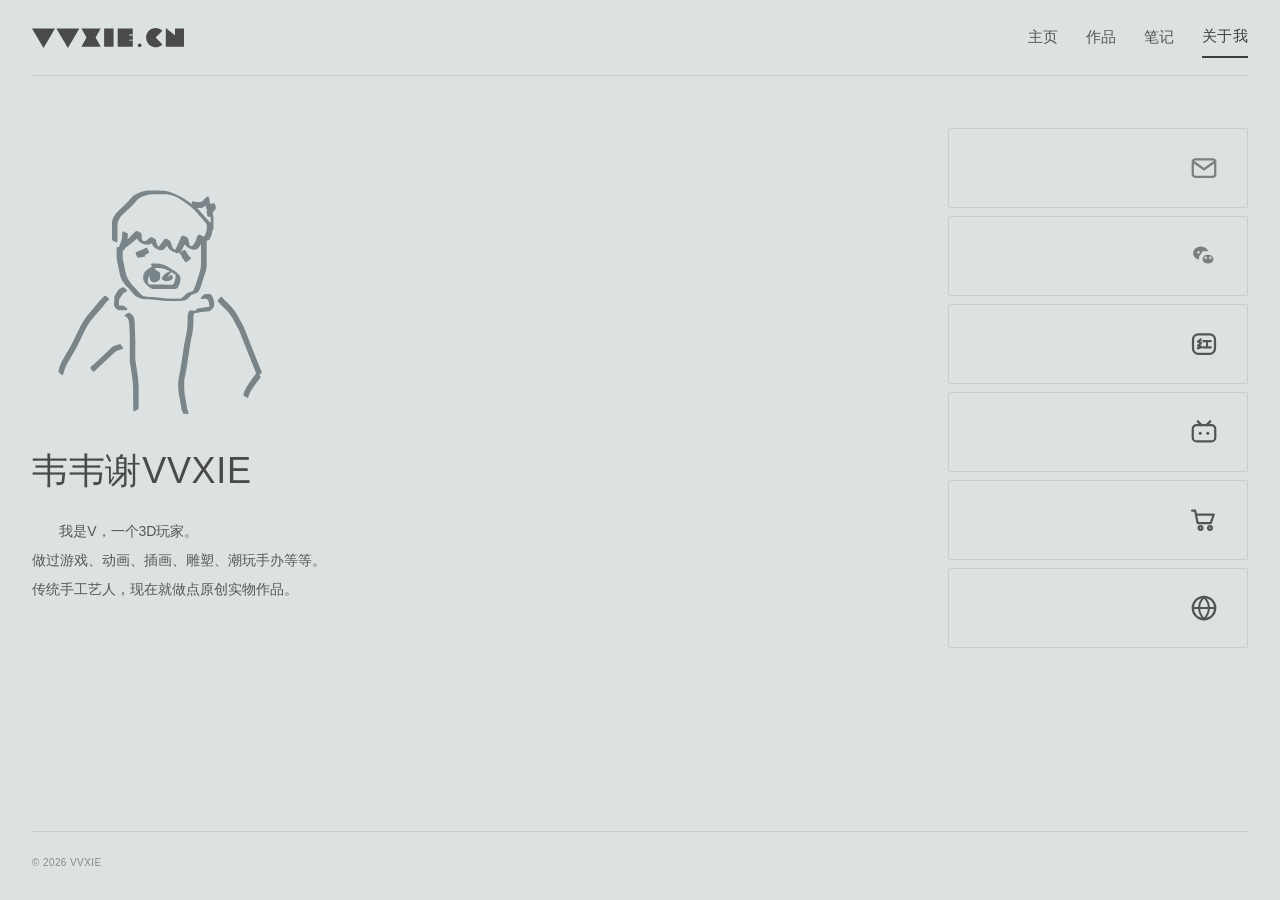
<file: about.html>
<!DOCTYPE html>
<html lang="zh-CN">
<head>
<meta charset="UTF-8">
<meta name="viewport" content="width=device-width, initial-scale=1.0">
<title>关于我 — VVXIE ART</title>
<link rel="stylesheet" href="assets/style.css">
<link rel="icon" type="image/svg+xml" href="assets/favicon.svg">

<!-- 进场遮罩就绪前先把正文藏起来，避免手机上先闪一下内容；
     由 app.js 的 releaseContent() 在遮罩出现后立刻放开。
     noscript / app.js 没跑起来时，下面的兜底样式保证内容仍然可见。 -->
<script>
(function(){
  document.documentElement.className += ' intro-pending';

  /* app.js 若没接管（没加载/报错），1.2 秒后自动放开，绝不白屏；
     已经接管的话（遮罩在播）保留滚动锁，由它自己结束时解除 */
  setTimeout(function(){
    var el = document.documentElement;
    if (el.classList.contains('intro-pending')) el.classList.remove('intro-pending');
  }, 1200);
})();
</script>
<noscript><style>html.intro-pending{overflow:auto}html.intro-pending body{visibility:visible!important}</style></noscript>

</head>
<body data-page="about">
<header class="topbar wrap">
  <div class="topbar-inner">
    <a class="wordmark" href="index.html" aria-label="VVXIE.CN"><img src="assets/logo-mark.svg" alt="VVXIE.CN"></a>
  </div>
  <nav class="nav">
    <a href="index.html" data-page="home">主页</a>
    <a href="works.html" data-page="works">作品</a>
    <a href="notes.html" data-page="notes">笔记</a>
    <a href="about.html" data-page="about">关于我</a>
<!--    <a href="https://f.kdocs.cn/g/XrgaN9mY/" target="_blank" rel="noopener">留言</a> -->
  </nav>
</header>

<main class="wrap">
  <svg width="0" height="0" style="position:absolute" aria-hidden="true" focusable="false"><defs>
    <symbol id="i-link" viewBox="0 0 24 24"><path d="M10.5 13.5a4.5 4.5 0 0 0 6.4 0l2.6-2.6a4.5 4.5 0 0 0-6.4-6.4l-1.3 1.3" fill="none" stroke="currentColor" stroke-width="1.8" stroke-linecap="round"/><path d="M13.5 10.5a4.5 4.5 0 0 0-6.4 0l-2.6 2.6a4.5 4.5 0 0 0 6.4 6.4l1.3-1.3" fill="none" stroke="currentColor" stroke-width="1.8" stroke-linecap="round"/></symbol>
    <symbol id="i-mail" viewBox="0 0 24 24"><rect x="3" y="5" width="18" height="14" rx="2" fill="none" stroke="currentColor" stroke-width="1.8"/><path d="M3.5 7l8.5 6 8.5-6" fill="none" stroke="currentColor" stroke-width="1.8" stroke-linecap="round"/></symbol>
    <symbol id="i-github" viewBox="0 0 24 24"><path fill="currentColor" d="M12 .6a11.4 11.4 0 0 0-3.6 22.2c.6.1.8-.2.8-.6v-2c-3.2.7-3.9-1.4-3.9-1.4-.5-1.4-1.3-1.7-1.3-1.7-1-.7.1-.7.1-.7 1.2.1 1.8 1.2 1.8 1.2 1 1.8 2.7 1.3 3.4 1 .1-.8.4-1.3.7-1.6-2.6-.3-5.3-1.3-5.3-5.8 0-1.3.5-2.3 1.2-3.1-.1-.3-.5-1.5.1-3.1 0 0 1-.3 3.2 1.2a10.9 10.9 0 0 1 5.8 0c2.2-1.5 3.2-1.2 3.2-1.2.6 1.6.2 2.8.1 3.1.8.8 1.2 1.8 1.2 3.1 0 4.5-2.7 5.5-5.3 5.8.4.4.8 1.1.8 2.2v3.2c0 .4.2.7.8.6A11.4 11.4 0 0 0 12 .6z"/></symbol>
    <symbol id="i-x" viewBox="0 0 24 24"><path fill="currentColor" d="M17.6 3h3.2l-7 8 7.5 10h-5.9l-4.6-6.1L5.5 21H2.3l7.3-8.3L2.2 3h6l4.3 5.7L17.6 3z"/></symbol>
    <symbol id="i-weibo" viewBox="0 0 24 24"><ellipse cx="10" cy="15" rx="7.2" ry="5.4" fill="none" stroke="currentColor" stroke-width="1.8"/><ellipse cx="10" cy="15" rx="2.4" ry="1.8" fill="currentColor"/><path d="M16.5 4.5c2.6 0 4.6 1.9 4.6 4.4" fill="none" stroke="currentColor" stroke-width="1.8" stroke-linecap="round"/><path d="M16.3 8c1.1 0 2 .8 2 1.9" fill="none" stroke="currentColor" stroke-width="1.8" stroke-linecap="round"/></symbol>
    <symbol id="i-bilibili" viewBox="0 0 24 24"><rect x="3" y="6.5" width="18" height="13" rx="3" fill="none" stroke="currentColor" stroke-width="1.8"/><path d="M7 3.5l3 3M17 3.5l-3 3" fill="none" stroke="currentColor" stroke-width="1.8" stroke-linecap="round"/><circle cx="9" cy="13" r="1.2" fill="currentColor"/><circle cx="15" cy="13" r="1.2" fill="currentColor"/></symbol>
    <symbol id="i-instagram" viewBox="0 0 24 24"><rect x="3.5" y="3.5" width="17" height="17" rx="5" fill="none" stroke="currentColor" stroke-width="1.8"/><circle cx="12" cy="12" r="4" fill="none" stroke="currentColor" stroke-width="1.8"/><circle cx="17.2" cy="6.9" r="1.2" fill="currentColor"/></symbol>
    <symbol id="i-wechat" viewBox="0 0 24 24"><mask id="wx-gap"><rect x="0" y="0" width="24" height="24" fill="#fff"/><ellipse cx="15.2" cy="14.5" rx="5.9" ry="5.1" fill="none" stroke="#000" stroke-width="3"/><ellipse cx="7.6" cy="8.9" rx=".95" ry="1" fill="#000"/><ellipse cx="11.4" cy="8.9" rx=".95" ry="1" fill="#000"/><ellipse cx="13.3" cy="13.4" rx=".95" ry="1" fill="#000"/><ellipse cx="17.1" cy="13.4" rx=".95" ry="1" fill="#000"/></mask><g mask="url(#wx-gap)"><ellipse cx="9.5" cy="9.8" rx="6.2" ry="5.4" fill="currentColor"/><ellipse cx="15.2" cy="14.5" rx="5.9" ry="5.1" fill="currentColor"/></g></symbol>
    <symbol id="i-xhs" viewBox="0 0 24 24"><rect x="3.2" y="4.2" width="17.6" height="15.6" rx="4.2" fill="none" stroke="currentColor" stroke-width="1.8"/><path d="M9.5 8.3 7.2 10.1 9.5 10.8M9.5 11.5 7.2 13.3 9.5 14M7 15.5l3-1" fill="none" stroke="currentColor" stroke-width="1.7" stroke-linecap="round" stroke-linejoin="round"/><path d="M11.4 9.7h6M14.4 9.7v5M11.4 14.7h6" fill="none" stroke="currentColor" stroke-width="1.7" stroke-linecap="round"/></symbol>
    <symbol id="i-pixiv" viewBox="0 0 24 24"><circle cx="12" cy="12" r="9.2" fill="none" stroke="currentColor" stroke-width="1.2"/><path d="M7 18V7.4h5.4c2 0 3.3 1 3.3 2.6 0 2.5-3.2 3.1-5 3.1" fill="none" stroke="currentColor" stroke-width="1.8" stroke-linecap="round"/><path d="M13.6 13.1L17 18" fill="none" stroke="currentColor" stroke-width="1.8" stroke-linecap="round"/></symbol>
    <symbol id="i-behance" viewBox="0 0 24 24"><path d="M3.5 7h4.6c1.7 0 2.7.8 2.7 2.1 0 1-.5 1.6-1.4 2 1.1.3 1.8 1.1 1.8 2.3 0 1.6-1.2 2.6-3.2 2.6H3.5V7z" fill="none" stroke="currentColor" stroke-width="1.8" stroke-linejoin="round"/><path d="M13.5 13.2h7c0-2.3-1.3-3.7-3.4-3.7-2 0-3.6 1.5-3.6 3.7 0 2.1 1.4 3.5 3.6 3.5 1.5 0 2.6-.6 3.1-1.7" fill="none" stroke="currentColor" stroke-width="1.8" stroke-linecap="round"/><path d="M15 7.2h4" fill="none" stroke="currentColor" stroke-width="1.8" stroke-linecap="round"/></symbol>
    <symbol id="i-mailchimp" viewBox="0 0 24 24"><path d="M4.5 11.5L3 13.2l2.1.7M19.5 11.5L21 13.2l-2.1.7" fill="none" stroke="currentColor" stroke-width="1.6" stroke-linecap="round" stroke-linejoin="round"/><ellipse cx="12" cy="12.5" rx="6.5" ry="5.5" fill="none" stroke="currentColor" stroke-width="1.8"/><circle cx="9.6" cy="11.4" r="1.1" fill="currentColor"/><circle cx="14.4" cy="11.4" r="1.1" fill="currentColor"/></symbol>
    <symbol id="i-web" viewBox="0 0 24 24"><circle cx="12" cy="12" r="9" fill="none" stroke="currentColor" stroke-width="1.8"/><path d="M3.2 12h17.6" fill="none" stroke="currentColor" stroke-width="1.6"/><path d="M12 3.2c2.6 2.6 3.9 5.6 3.9 8.8S14.6 18.2 12 20.8C9.4 18.2 8.1 15.2 8.1 12S9.4 5.8 12 3.2z" fill="none" stroke="currentColor" stroke-width="1.6"/></symbol>
    <symbol id="i-play" viewBox="0 0 24 24"><rect x="3" y="5.5" width="18" height="13" rx="4" fill="none" stroke="currentColor" stroke-width="1.8"/><path d="M11 9.5l4 2.5-4 2.5z" fill="currentColor"/></symbol>
    <symbol id="i-shopping" viewBox="0 0 24 24"><path d="M2.5 4.5h2.4l2 10h10.5l2.4-6.9H6.6" fill="none" stroke="currentColor" stroke-width="1.8" stroke-linecap="round" stroke-linejoin="round"/><circle cx="9.2" cy="18.4" r="1.5" fill="none" stroke="currentColor" stroke-width="1.8"/><circle cx="16.8" cy="18.4" r="1.5" fill="none" stroke="currentColor" stroke-width="1.8"/></symbol>
    <symbol id="i-music" viewBox="0 0 24 24"><path d="M9 18V6.5l9-2v11" fill="none" stroke="currentColor" stroke-width="1.8" stroke-linecap="round" stroke-linejoin="round"/><circle cx="6.8" cy="18" r="2.3" fill="none" stroke="currentColor" stroke-width="1.8"/><circle cx="15.8" cy="15.5" r="2.3" fill="none" stroke="currentColor" stroke-width="1.8"/></symbol>
    <symbol id="i-download" viewBox="0 0 24 24"><path d="M12 3.5v11" fill="none" stroke="currentColor" stroke-width="1.8" stroke-linecap="round"/><path d="M7.5 10.5L12 15l4.5-4.5" fill="none" stroke="currentColor" stroke-width="1.8" stroke-linecap="round" stroke-linejoin="round"/><path d="M4.5 19.5h15" fill="none" stroke="currentColor" stroke-width="1.8" stroke-linecap="round"/></symbol>
    <symbol id="i-star" viewBox="0 0 24 24"><path d="M12 3.5l2.9 5.9 6.5.9-4.7 4.6 1.1 6.5-5.8-3.1-5.8 3.1 1.1-6.5L3.2 10.3l6.5-.9z" fill="none" stroke="currentColor" stroke-width="1.8" stroke-linejoin="round"/></symbol>
  </defs></svg>
  <div id="about-body">
    <div class="loading">正在载入…</div>
  </div>
</main>

<footer class="footer wrap">
  <span>© <span id="year"></span> VVXIE</span>
</footer>
<script src="assets/app.js"></script>
</body>
</html>
</file>
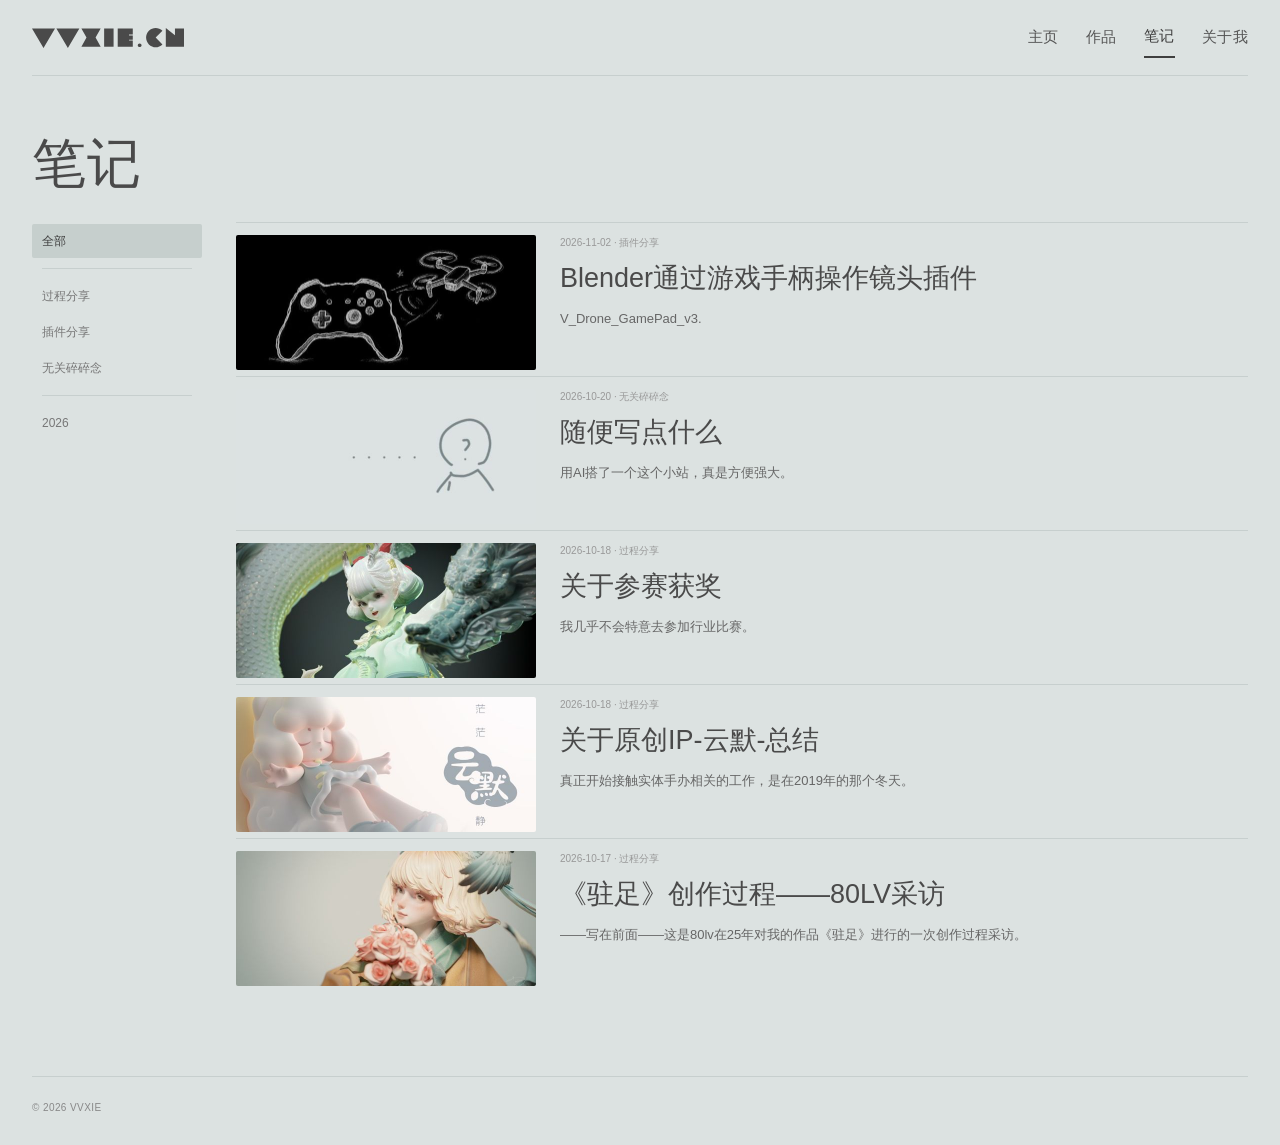
<file: notes.html>
<!DOCTYPE html>
<html lang="zh-CN">
<head>
<meta charset="UTF-8">
<meta name="viewport" content="width=device-width, initial-scale=1.0">
<title>笔记 — VVXIE ART</title>
<link rel="stylesheet" href="assets/style.css">
<link rel="icon" type="image/svg+xml" href="assets/favicon.svg">

<!-- 进场遮罩就绪前先把正文藏起来，避免手机上先闪一下内容；
     由 app.js 的 releaseContent() 在遮罩出现后立刻放开。
     noscript / app.js 没跑起来时，下面的兜底样式保证内容仍然可见。 -->
<script>
(function(){
  document.documentElement.className += ' intro-pending';

  /* app.js 若没接管（没加载/报错），1.2 秒后自动放开，绝不白屏；
     已经接管的话（遮罩在播）保留滚动锁，由它自己结束时解除 */
  setTimeout(function(){
    var el = document.documentElement;
    if (el.classList.contains('intro-pending')) el.classList.remove('intro-pending');
  }, 1200);
})();
</script>
<noscript><style>html.intro-pending{overflow:auto}html.intro-pending body{visibility:visible!important}</style></noscript>

</head>
<body data-page="notes">
<header class="topbar wrap">
  <div class="topbar-inner">
    <a class="wordmark" href="index.html" aria-label="VVXIE.CN"><img src="assets/logo-mark.svg" alt="VVXIE.CN"></a>
  </div>
  <nav class="nav">
    <a href="index.html" data-page="home">主页</a>
    <a href="works.html" data-page="works">作品</a>
    <a href="notes.html" data-page="notes">笔记</a>
    <a href="about.html" data-page="about">关于我</a>
<!--    <a href="https://f.kdocs.cn/g/XrgaN9mY/" target="_blank" rel="noopener">留言</a>   -->
  </nav>
</header>

<main class="wrap">
  <div class="page-intro">
    <div>
      <h1>笔记</h1>
    </div>
  </div>
  <div class="works-layout">
    <aside class="filters" id="note-filters"></aside>
    <div>
      <div class="note-grid" id="notes-grid">
        <div class="loading">正在载入笔记…</div>
      </div>
      <div class="empty hidden" id="notes-empty">这个分类下还没有笔记。</div>
    </div>
  </div>
</main>

<footer class="footer wrap">
  <span>© <span id="year"></span> VVXIE</span>
</footer>
<script src="assets/app.js"></script>
</body>
</html>
</file>
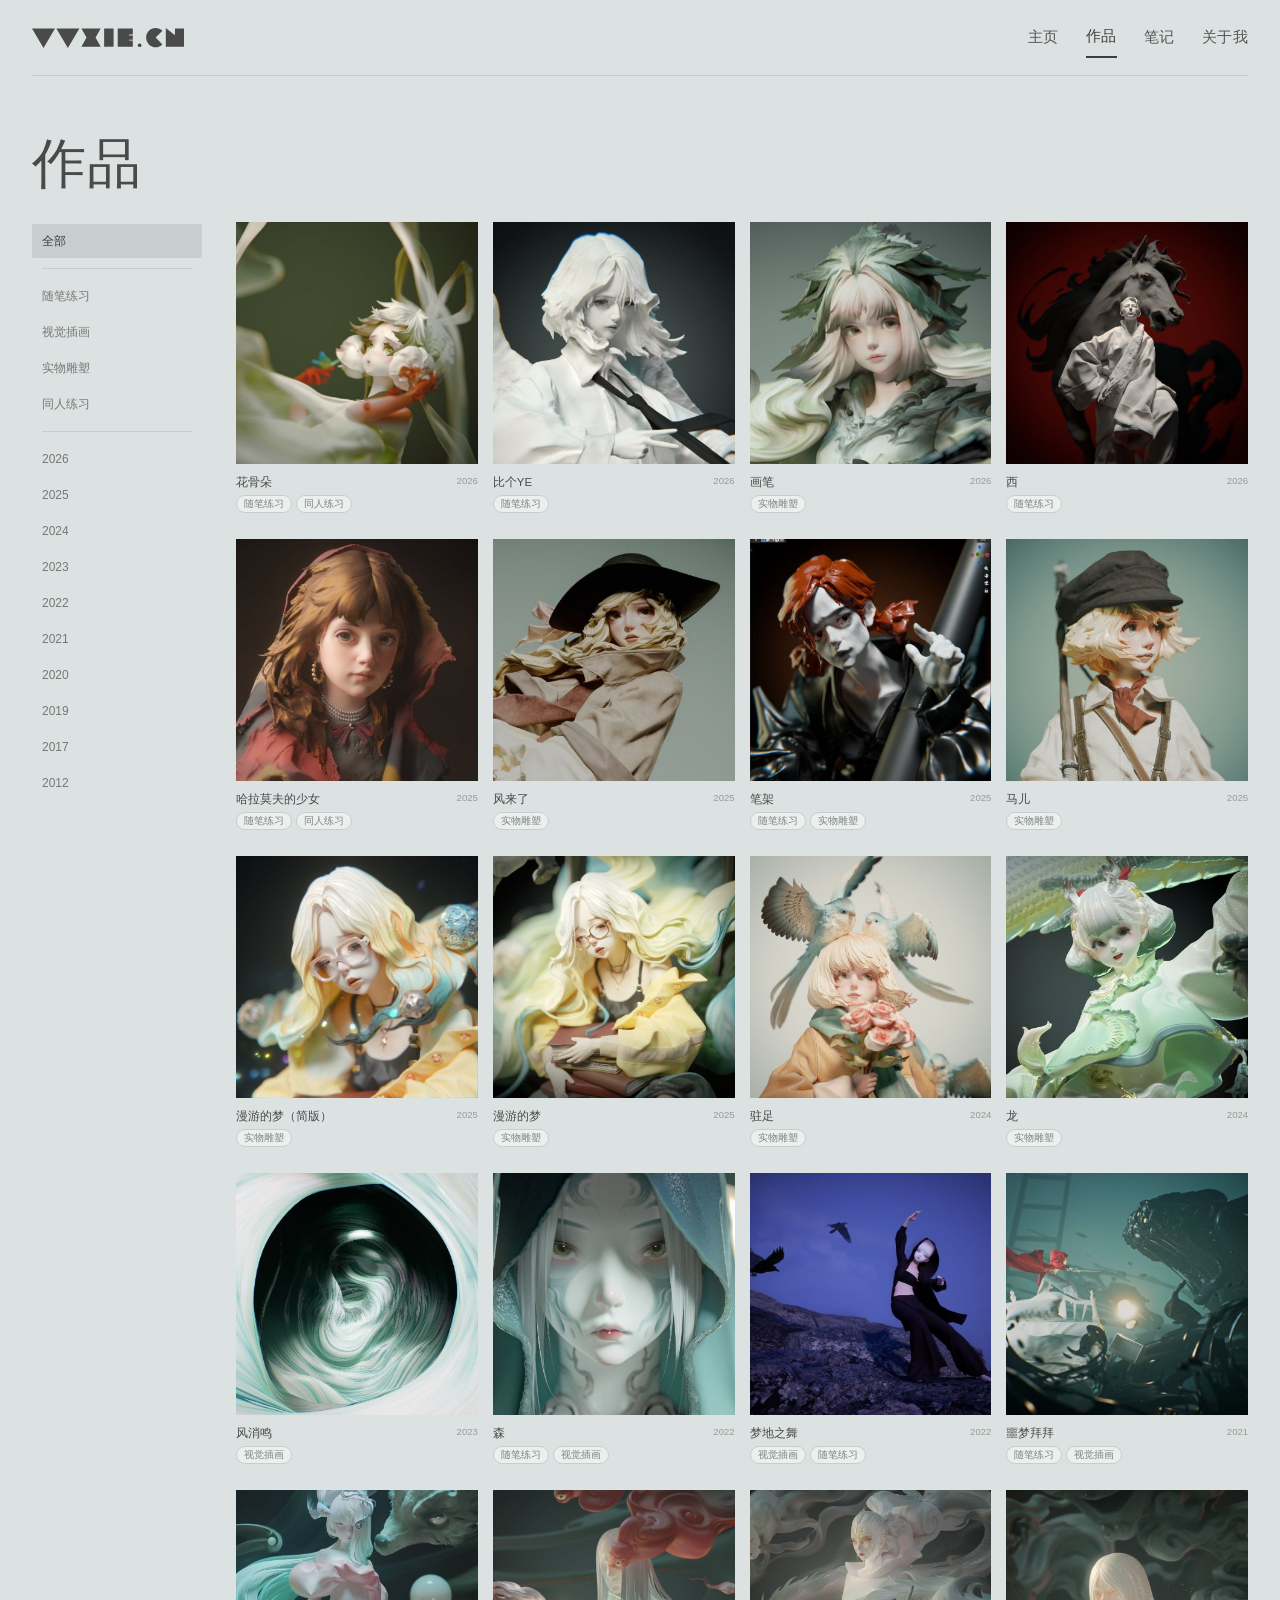
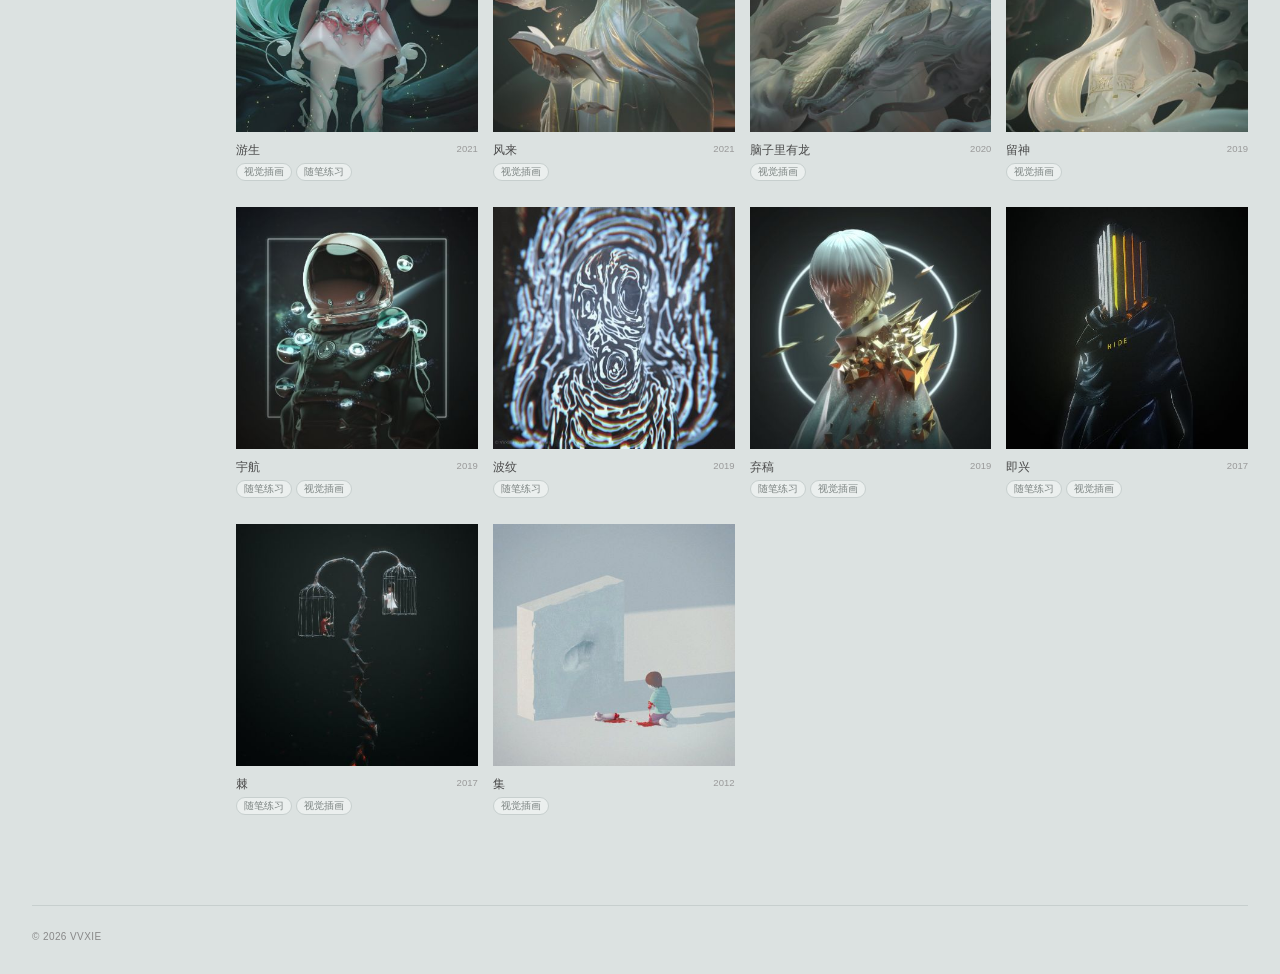
<file: works.html>
<!DOCTYPE html>
<html lang="zh-CN">
<head>
<meta charset="UTF-8">
<meta name="viewport" content="width=device-width, initial-scale=1.0">
<title>作品 — VVXIE ART</title>
<link rel="stylesheet" href="assets/style.css">
<link rel="icon" type="image/svg+xml" href="assets/favicon.svg">

<!-- 进场遮罩就绪前先把正文藏起来，避免手机上先闪一下内容；
     由 app.js 的 releaseContent() 在遮罩出现后立刻放开。
     noscript / app.js 没跑起来时，下面的兜底样式保证内容仍然可见。 -->
<script>
(function(){
  document.documentElement.className += ' intro-pending';

  /* app.js 若没接管（没加载/报错），1.2 秒后自动放开，绝不白屏；
     已经接管的话（遮罩在播）保留滚动锁，由它自己结束时解除 */
  setTimeout(function(){
    var el = document.documentElement;
    if (el.classList.contains('intro-pending')) el.classList.remove('intro-pending');
  }, 1200);
})();
</script>
<noscript><style>html.intro-pending{overflow:auto}html.intro-pending body{visibility:visible!important}</style></noscript>

</head>
<body data-page="works">
<header class="topbar wrap">
  <div class="topbar-inner">
    <a class="wordmark" href="index.html" aria-label="VVXIE.CN"><img src="assets/logo-mark.svg" alt="VVXIE.CN"></a>
  </div>
  <nav class="nav">
    <a href="index.html" data-page="home">主页</a>
    <a href="works.html" data-page="works">作品</a>
    <a href="notes.html" data-page="notes">笔记</a>
    <a href="about.html" data-page="about">关于我</a>
<!--    <a href="https://f.kdocs.cn/g/XrgaN9mY/" target="_blank" rel="noopener">留言</a> -->
  </nav>
</header>

<main class="wrap">
  <div class="page-intro">
    <div>
      <h1>作品</h1>
    </div>
  </div>

  <div class="works-layout">
    <aside class="filters" id="filters"></aside>
    <div>
      <div class="work-grid" id="works-grid">
        <div class="loading">正在载入作品…</div>
      </div>
      <div class="empty hidden" id="works-empty">这个分类下还没有作品。</div>
    </div>
  </div>
</main>

<footer class="footer wrap">
  <span>© <span id="year"></span> VVXIE</span>
</footer>
<script src="assets/app.js"></script>
</body>
</html>
</file>
<file: assets/style.css>
/* VVXIE.CN 字标用 SVG（assets/logo.svg / logo-mark.svg），不再依赖字体文件 */
:root{
  --bg:#dce2e1;--ink:#4a4a4a;--muted:#777;--line:#c7cfce;--soft:#d0d7d6;
  /* 全站统一黑体：Windows 微软雅黑 / macOS 苹方 · 冬青黑 · 黑体 / Linux Noto */
  --heiti:"Microsoft YaHei","PingFang SC","Hiragino Sans GB","Heiti SC","SimHei","Noto Sans SC","Source Han Sans SC","WenQuanYi Micro Hei",Arial,sans-serif;
  /* 细黑：标题用 300 字重（Windows 会取到「微软雅黑 Light」） */
  --heiti-light:"Microsoft YaHei Light","Microsoft YaHei UI Light","Microsoft YaHei","PingFang SC","Hiragino Sans GB","Heiti SC","Noto Sans SC","Source Han Sans SC",Arial,sans-serif;
  --logo:var(--heiti);
  --serif:var(--heiti);
  --sans:var(--heiti);
}
*{box-sizing:border-box}
.hidden{display:none!important}
html{scroll-behavior:smooth}
body{margin:0;background:var(--bg);color:var(--ink);font-family:var(--sans);font-size:14px;line-height:1.5;
  display:flex;flex-direction:column;min-height:100vh;min-height:100svh}
main.wrap{flex:1 0 auto;margin:0 auto;width:min(1380px,calc(100% - 64px))}
button,input,textarea,select{font:inherit}
button{cursor:pointer}
a{color:inherit;text-decoration:none}
img{max-width:100%}
.wrap{width:min(1380px,calc(100% - 64px));margin:auto}

/* ---------- header ---------- */
.topbar{height:76px;display:flex;align-items:center;justify-content:space-between;border-bottom:1px solid var(--line);position:relative;z-index:5;background:var(--bg)}
.wordmark{display:block;line-height:0}
.wordmark img{display:block;height:20px;width:auto}   /* 20px ≈ 原 26px 字号的字高 */
.nav{display:flex;gap:27px;align-items:center}
.nav a,.nav button{border:0;background:none;padding:8px 0;color:#555;font-size:15px;font-weight:400;letter-spacing:.03em}
.nav a:hover,.nav a.active{color:#3f3f3f}
.nav a.active{border-bottom:2px solid #3f3f3f}
.mobile-menu{display:none;border:1px solid var(--line);background:var(--bg);padding:7px 11px;font-size:11px;letter-spacing:.08em}
@media(max-width:520px){
  .topbar{height:auto;min-height:60px;display:flex;align-items:center;justify-content:space-between;
    padding:14px 0;gap:14px}
  .topbar-inner{display:flex;align-items:center}
  .wordmark img{height:14px}
  /* 菜单始终显示，不做二级菜单 */
  .nav{display:flex;flex-wrap:nowrap;gap:9px;margin:0}
  .nav a,.nav button{font-size:13.5px;padding:6px 0;white-space:nowrap}
}

/* 超小屏：顶栏放不下五个菜单时，让菜单折到第二行 */
@media(max-width:369px){
  .topbar{flex-wrap:wrap;gap:6px;padding:10px 0}
  .wordmark img{height:12.5px}
  .nav a,.nav button{font-size:12.5px}
  .nav{width:100%;justify-content:space-between;gap:0}
}


/* ---------- page shell ---------- */
.page{padding-bottom:20px}
.page-intro{padding:52px 0 32px;display:flex;justify-content:space-between;align-items:flex-end;gap:25px}
.page-intro h1{font:300 clamp(32px,5vw,54px)/1 var(--heiti-light);margin:8px 0 0;letter-spacing:.01em}
.page-intro p{color:var(--muted);max-width:420px;font-size:12px;margin:0}
.eyebrow{font-size:10px;letter-spacing:.12em;color:var(--muted);text-transform:uppercase}
.loading{color:var(--muted);padding:40px 0}
.empty{padding:60px 0;color:#888}
.footer{border-top:1px solid var(--line);margin-top:90px;flex:0 0 auto;padding:23px 0 30px;color:#888;font-size:10px;letter-spacing:.04em;display:flex;justify-content:space-between;gap:12px;flex-wrap:wrap}

/* ---------- home feature ---------- */
.hero{padding:10px 0 35px}
.feature{display:grid;grid-template-columns:minmax(120px,auto) minmax(0,1200px);justify-content:space-between;gap:28px;align-items:center}
/* 一件精选都没勾时的占位 */
.feature-empty{grid-column:1/-1;padding:110px 0;text-align:center;color:#8a9291;font-size:13px;letter-spacing:.1em}
.feature-copy{align-self:center;min-width:0;transform:translateY(-200px)}
.feature-copy h1{font:300 clamp(18px,2.25vw,32px)/1.12 var(--heiti-light);margin:0 0 10px;max-width:220px}
.feature-copy p{margin:0;color:#777;font-size:12px;line-height:1.9;max-width:270px}
/* 轮播标题：逐字浮现，不额外延迟；单字 0.9s、每字错开 60ms（比最早那版慢） */
.feature-copy h1 .ch{display:inline-block;animation:chIn .9s cubic-bezier(.2,.72,.28,1) both;animation-delay:calc(var(--i,0) * 60ms)}
/* 描述整行随后跟上 */
.feature-copy p{animation:lineIn .9s cubic-bezier(.2,.72,.28,1) 240ms both}
@keyframes chIn{
  /* 起始不写 0：万一动画没跑，字也是半透明可见，不会整段消失 */
  from{opacity:.15;transform:translateY(.42em);filter:blur(4px)}
  to{opacity:1;transform:none;filter:none}
}
@keyframes lineIn{
  from{opacity:.15;transform:translateY(8px)}
  to{opacity:1;transform:none}
}
/* 安全网：万一动画没能执行（或被打断），1.8 秒后强制显示，绝不留空白 */
.feature-text.chars-done .ch,.feature-text.chars-done p{animation:none!important;opacity:1!important;transform:none!important;filter:none!important}
.feature-text.chars-done{opacity:1!important;transform:none!important}
/* ==========================================================================
   首页轮播 —— 样式分层（对应 app.js 的 buildCarousel / runPage）
   --------------------------------------------------------------------------
   .feature-frame      画框：固定比例 + overflow:hidden，所有图层的定位基准
   .feature-frame img  两个图层：opacity 0→1 淡入（0.9s）+ 极慢推近（7.6s）
     img.on            当前可见的那一层
     img.quick         页内「占位→真图」替换时用的 0.5s 快版
   .skel               占位层：底色 + 三个闪动的点，压在旧图之上、标题之下
     .is-placeholder   画框上带这个类时才显示占位
   .feature-copy       标题块（贴左下角）
     ::before          半透明白底；.cap-play 触发从左展开，.cap-hide 收起
   .feature-text       标题 + 简介；.is-out 时整体隐藏（瞬时，不带过渡）
   ========================================================================== */
.feature-visual{position:relative;min-width:0}
.feature-frame{aspect-ratio:1380/820;max-width:100%;margin:0 auto;position:relative;overflow:hidden;background:var(--soft);cursor:pointer;display:block;isolation:isolate}
/* 画面层：两张图叠着，交叉淡入；推近做得非常慢，几乎察觉不到 */
.feature-frame img{position:absolute;inset:0;width:100%;height:100%;object-fit:cover;display:block;opacity:0;transform:scale(1);
  transition:opacity .9s cubic-bezier(.4,0,.2,1),transform 7.6s cubic-bezier(.22,0,.36,1)}
.feature-frame img.on{opacity:1;transform:scale(1.045)}
/* 标题和一句话简介的淡入由 JS 用 WAAPI 触发，CSS 不保留任何隐藏状态 */
.feature-controls{display:flex;align-items:center;justify-content:space-between;gap:12px;margin-top:14px;min-height:34px;flex-wrap:wrap;min-width:0}
.circle-btn{width:34px;height:34px;flex:0 0 34px;border:1px solid var(--line);background:var(--bg);border-radius:50%;font-size:16px;color:#4a4a4a}
.circle-btn:hover{background:#cfd8d6}
.circle-btn:disabled{opacity:.35;cursor:default}
.feature-dots{display:flex;flex:1 1 auto;align-items:center;justify-content:center;gap:9px;min-height:12px;min-width:0}
.feature-dot{display:block;width:5px;height:5px;padding:0;border:0;border-radius:50%;background:#d4d4d4;transition:width .3s,background .3s}
.feature-dot.active{width:18px;border-radius:5px;background:#222}
@media(max-width:899px){
  .feature-copy{transform:none}
}
@media(max-width:520px){
  .feature{grid-template-columns:1fr;gap:14px}
  .feature-copy{order:2;text-align:center;justify-items:center}
  .feature-copy h1,.feature-copy p{margin-left:auto;margin-right:auto}
  .feature-visual{order:1}
  .feature-copy h1,.feature-copy p{max-width:none}
  .feature-controls{gap:9px}
  .feature-dots{gap:7px}
  .hero{padding-top:28px}
  /* 手机上轮播换竖版取景 3:4 */
  .feature-frame{aspect-ratio:3/5;max-width:none}
}

/* ---------- grids ---------- */

.work-grid{display:grid;grid-template-columns:repeat(4,minmax(0,1fr));gap:28px 18px}
.works-layout .work-grid{grid-template-columns:repeat(4,minmax(0,1fr));gap:26px 15px}
.work-card{cursor:pointer;min-width:0;display:block}
.thumb{aspect-ratio:1/1;background:var(--soft);overflow:hidden;position:relative}
.thumb img{width:100%;height:100%;display:block;object-fit:cover;transition:transform .5s}
.work-card:hover .thumb img{transform:scale(1.025)}
.work-meta{display:flex;justify-content:space-between;gap:10px;margin-top:10px;align-items:flex-start}
.work-meta h3{font-size:11.5px;font-weight:400;margin:0}
.work-meta p{font-size:10px;color:var(--muted);margin:4px 0 0}
.work-meta .year{font-size:9.5px;color:#999;white-space:nowrap}
@media(max-width:1100px){
  .works-layout .work-grid{grid-template-columns:repeat(3,minmax(0,1fr))}
}
@media(max-width:800px){
  .work-grid{grid-template-columns:repeat(2,minmax(0,1fr));gap:8px}
  .works-layout .work-grid{grid-template-columns:repeat(2,minmax(0,1fr));gap:8px}
  /* 移动端只留图，不显示名称和标签 */
  .work-card .work-meta{display:none}
}
@media(max-width:520px){.work-grid{gap:21px 11px}}

/* ---------- works page ---------- */
.works-layout{display:grid;grid-template-columns:170px minmax(0,1fr);gap:34px}
/* 筛选：一个「全部」+ 标签区 + 分隔线 + 年份区，用法完全一致 */
.filters{display:flex;flex-direction:column;align-items:stretch;gap:2px;padding-top:2px}
.filters button{background:none;border:0;text-align:left;padding:8px 10px;font-size:12px;color:#777;border-radius:2px;white-space:nowrap;overflow:hidden;text-overflow:ellipsis}
.filters button:hover{color:#3f3f3f}
.filters button.active{background:#c6cfcd;color:#3f3f3f}
.filter-sep{height:1px;background:var(--line);margin:8px 10px;flex:0 0 auto}
@media(max-width:800px){
  .works-layout{grid-template-columns:1fr;gap:20px}
  .filters{flex-direction:row;flex-wrap:wrap;gap:6px;overflow:visible;padding-bottom:4px;align-items:center}
  .filters button{border:1px solid var(--line);padding:7px 11px}
  .filters button.active{border-color:#3f3f3f}
  .filter-sep{width:1px;height:16px;margin:0 4px}
}

/* ---------- tags（作品卡片 / 详情页共用） ---------- */
.work-tags{display:flex;flex-wrap:wrap;gap:4px;margin-top:5px}
.tag{display:inline-block;font-size:10px;line-height:1.6;padding:0 7px;border:1px solid var(--line);border-radius:999px;color:#7d8583;background:#ebefee;white-space:nowrap}
.tag-empty{color:#bbb;border-style:dashed}
.info-tags{display:flex;flex-wrap:wrap;gap:5px;justify-content:flex-end}
.info-tags .tag{font-size:10px}

/* ---------- notes（列表靠左一列；详情页单独居中） ---------- */
.note-grid{display:flex;flex-direction:column;gap:6px;margin:0}
.note-card{border-top:1px solid var(--line);padding-top:12px;cursor:pointer;
  display:flex;gap:24px;align-items:flex-start}
.note-card .note-text{min-width:0;flex:1}
.note-card .note-cover{flex:0 0 300px;width:300px;aspect-ratio:20/9;object-fit:cover;display:block;
  background:var(--soft);border-radius:2px}
@media(max-width:900px){
  .note-card .note-cover{flex:0 0 220px;width:220px}
}
@media(max-width:640px){
  .note-grid{gap:10px}
  .note-card{position:relative;display:block;min-height:112px;padding:0;border:0;
    background:var(--soft);overflow:hidden;border-radius:3px}
  .note-card .note-cover{position:absolute;inset:0;width:100%;height:100%;flex:none;
    aspect-ratio:auto;object-fit:cover;object-position:center center;z-index:0;border-radius:0}   /* 上下居中裁，不切到标题 */
  .note-card::after{content:'';position:absolute;inset:0;background:rgba(255,255,255,.6);z-index:1}
  .note-card .note-text{position:relative;z-index:2;display:flex;flex-direction:column;
    justify-content:center;min-height:112px;padding:22px 20px}
  .note-card h2{font-size:15px;margin:6px 0 0;line-height:1.42;letter-spacing:.01em}
  .note-card p{display:none}
  .note-card .note-date{font-size:10.5px;color:#4f5755;letter-spacing:.04em}
}
.note-card h2{font:normal 27px/1.25 var(--serif);margin:12px 0 10px}
.note-card p{font-size:13px;line-height:2;color:#666;margin:0}
/* 手机：页面顶部收紧 */

/* 笔记详情：富文本正文（编辑器产出的 HTML） */
.note-rich{font-size:14px;line-height:2.1;color:#4a4a4a}
.note-rich h2{font:300 clamp(20px,2.4vw,26px)/1.5 var(--heiti-light);margin:5px 0;color:#3f3f3f}
.note-rich h3{font:300 clamp(16px,1.8vw,19px)/1.6 var(--heiti-light);margin:5px 0;color:#3f3f3f}
.note-rich p{margin:0 0 5px}
.note-rich ul,.note-rich ol{margin:0 0 5px;padding-left:24px}
.note-rich li{margin:5px 0}
.note-rich blockquote{margin:0 0 5px;padding:2px 0 2px 18px;border-left:2px solid var(--line);color:#5f6b69}
.note-rich a{color:#3f3f3f;border-bottom:1px solid var(--line);text-decoration:none}
.note-rich a:hover{border-bottom-color:#3f3f3f}
.note-rich strong{font-weight:600;color:#3f3f3f}
.note-rich img{max-width:100%;height:auto;display:block;background:var(--soft);border-radius:2px}
.note-rich figure{margin:32px 0}
.note-rich figure.fig-25 img{width:25%}
.note-rich figure.fig-50 img{width:50%}
.note-rich figure.fig-75 img{width:75%}
.note-rich figure.fig-100 img{width:100%}
.note-rich figure.al-left img{margin-left:0;margin-right:auto}
.note-rich figure.al-center img{margin-left:auto;margin-right:auto}
.note-rich figure.al-right img{margin-left:auto;margin-right:0}
.note-rich figcaption{font-size:13px;color:#6f7776;margin-top:5px;line-height:1.7;text-align:center}
@media(max-width:760px){
  .note-rich figure.fig-25 img,.note-rich figure.fig-50 img{width:100%}
}
.note-sep{height:1px;background:var(--line);margin:2px 0 30px}
.pin-mark{display:inline-block;margin-right:9px;padding:2px 8px;border-radius:2px;
  background:#b06a3a;color:#fff;font-size:10px;font-weight:600;letter-spacing:.1em;
  vertical-align:2px}
.note-date{font-size:10px;color:#999}

@media(max-width:520px){.note-grid{gap:4px}}

/* ---------- detail pages ---------- */
.detail-top{padding:28px 0;display:flex;justify-content:flex-end;align-items:center;border-bottom:1px solid var(--line);gap:16px}
.back-link{border:0;background:none;padding:0;color:#666;font-size:12px}
.detail-top span{font-size:10px;color:#999;letter-spacing:.1em}
.detail-layout{display:grid;grid-template-columns:minmax(0,1.5fr) minmax(220px,.65fr);gap:50px;padding-top:35px}
.detail-gallery{display:flex;flex-direction:column;gap:12px;min-width:0}
/* 详情图：悬停变成「可点击查看」，点开看全图 */
.detail-gallery .shot{display:block;position:relative;width:100%;padding:0;border:0;background:none;cursor:zoom-in;-webkit-appearance:none}
.detail-gallery .shot img{width:100%;height:auto;display:block;background:var(--soft);transition:filter .3s}
.detail-gallery .shot:hover img{filter:brightness(.93)}
.detail-gallery .shot:focus-visible{outline:2px solid #3f3f3f;outline-offset:2px}
/* 右下角的放大图标，悬停才出现 */
.detail-gallery .shot::after{
  content:'';position:absolute;right:12px;bottom:12px;width:30px;height:30px;border-radius:50%;
  background:rgba(24,26,26,.62) no-repeat center/15px 15px;opacity:0;transform:translateY(4px);transition:opacity .26s,transform .26s;
  background-image:url("data:image/svg+xml;charset=utf-8,%3Csvg xmlns='http://www.w3.org/2000/svg' viewBox='0 0 24 24' fill='none' stroke='%23fff' stroke-width='2' stroke-linecap='round'%3E%3Cpath d='M9 3H3v6M15 3h6v6M9 21H3v-6M21 15v6h-6'/%3E%3C/svg%3E")
}
.detail-gallery .shot:hover::after{opacity:1;transform:none}
/* 全图查看层 */
.lightbox{position:fixed;inset:0;z-index:200;display:flex;align-items:center;justify-content:center;padding:5vmin 8vmin;
  background:rgba(18,20,20,.94);opacity:0;pointer-events:none;transition:opacity .28s}
.lightbox.on{opacity:1;pointer-events:auto}
.lightbox-img{max-width:100%;max-height:100%;width:auto;height:auto;display:block;background:none;cursor:zoom-out}
.lightbox-btn,.lightbox-close{position:absolute;border:0;background:rgba(255,255,255,.1);color:#eee;border-radius:50%;
  width:44px;height:44px;font-size:18px;line-height:1;transition:background .2s;cursor:pointer}
.lightbox-btn:hover,.lightbox-close:hover{background:rgba(255,255,255,.22)}
.lightbox-prev{left:3vmin;top:50%;margin-top:-22px}
.lightbox-next{right:3vmin;top:50%;margin-top:-22px}
.lightbox-close{right:3vmin;top:3vmin;font-size:22px}
.lightbox-count{position:absolute;left:50%;bottom:2vmin;transform:translateX(-50%);color:#b3b8b7;font-size:12px;letter-spacing:.06em}
@media(max-width:520px){.lightbox-btn{width:38px;height:38px;font-size:16px}}
.detail-info{position:sticky;top:25px;align-self:start}
.detail-info h1{font:300 clamp(30px,4vw,48px)/1.08 var(--heiti-light);margin:9px 0 18px}
.detail-info .tagline{color:#555;font-size:13px;line-height:1.8;margin:0 0 22px;max-width:34em}
.detail-info .desc{white-space:pre-wrap;color:#777;font-size:12px;line-height:1.9;margin:0 0 25px}
/* 作品信息栏底部的链接按钮：宽度跟随信息框，10px 小标题字，无动效 */
.detail-link{display:flex;align-items:center;justify-content:center;gap:6px;width:100%;box-sizing:border-box;
  margin-top:8px;padding:9px 12px;border:1px solid var(--line);border-radius:2px;
  font-size:10px;line-height:1.6;letter-spacing:.06em;color:#555;text-decoration:none;
  background:rgba(255,255,255,.35);text-align:center;word-break:break-all}
.detail-link:hover{color:#3f3f3f;border-color:#9aa5a3;background:rgba(255,255,255,.6)}
.detail-link:first-of-type{margin-top:0}
.detail-link.only-narrow{display:none}
@media(max-width:640px){
  .detail-link.only-wide{display:none}
  .detail-link.only-narrow{display:flex;margin:12px 0 0}
}
.info-row{border-top:1px solid var(--line);padding:12px 0;display:flex;justify-content:space-between;gap:15px;font-size:11px}
.info-row span:first-child{color:#888}
.detail-pager{display:flex;justify-content:space-between;margin-top:0;border-top:1px solid var(--line);padding-top:18px;font-size:11px}
.detail-pager button{border:0;background:none;color:#555;font-size:11px}
.detail-pager button:disabled{color:#ccc;cursor:default}
/* 笔记详情：单列居中 */
.note-detail-layout{display:block;max-width:720px;margin:0 auto;padding:44px 0 10px}
.note-article{max-width:100%}
.note-article h1{font:300 clamp(28px,4vw,44px)/1.2 var(--heiti-light);margin:14px 0 30px}
.note-detail-images{display:none}
.note-tags{display:flex;gap:14px;flex-wrap:wrap;margin-top:34px;padding-top:18px;border-top:1px solid var(--line)}
.note-body{color:#555;line-height:2;font-size:14px}
.note-body h1,.note-body h2,.note-body h3{font-family:var(--heiti-light);font-weight:300;line-height:1.3;margin:32px 0 12px}
.note-body h2{font-size:24px}
.note-body h3{font-size:19px}
.note-body p{margin:0 0 16px}
.note-body ul,.note-body ol{padding-left:22px;margin:0 0 16px}
.note-body li{margin:5px 0}
.note-body blockquote{border-left:2px solid var(--line);margin:18px 0;padding:2px 0 2px 16px;color:#777}
.note-body code{background:var(--soft);padding:1px 5px;font-size:12px;border-radius:2px}
.note-body pre{background:var(--soft);padding:14px;overflow:auto;font-size:12px}
.note-body img{display:block;margin:18px 0;width:100%;height:auto}
.note-body hr{border:0;border-top:1px solid var(--line);margin:28px 0}
.note-body table{border-collapse:collapse;width:100%;margin:0 0 18px;font-size:13px}
.note-body th,.note-body td{border-bottom:1px solid var(--line);padding:8px 10px;text-align:left}
.note-body th{font-weight:500;color:#444;background:var(--soft)}
@media(max-width:800px){
  .detail-layout,.note-detail-layout{grid-template-columns:1fr;gap:25px}
  .detail-info{position:static;grid-row:1}
  .detail-gallery{grid-row:2}
}

/* ---------- about ---------- */
/* 关于页：左栏头像+介绍，右栏传送门 */
.about-page{display:grid;grid-template-columns:minmax(0,1fr) auto;gap:64px;align-items:center;padding:52px 0 0}
.about-left{min-width:0;display:flex;flex-direction:column;align-items:flex-start;text-align:left}
.about-avatar{width:256px;height:256px;object-fit:cover;background:var(--soft);border-radius:2px;display:block}
.about-name{font:300 clamp(24px,3.2vw,36px)/1.2 var(--heiti-light);margin:22px 0 0;letter-spacing:.02em;color:var(--ink)}
.about-text{font-size:14px;line-height:2.1;color:#555;white-space:pre-wrap;margin:24px 0 0;max-width:52ch;text-align:left}
.about-right{min-width:0;display:flex;flex-direction:column;align-items:flex-end}

/* 传送门：400×80 纵向排列，正面图标，悬停沿 Y 轴翻转露出文字 */
.link-grid{display:grid;grid-template-columns:1fr;width:300px;max-width:100%;gap:8px;justify-items:stretch}
.link-cell{position:relative;display:block;width:100%;height:80px;perspective:800px;
  font-size:12.5px;color:#4a4a4a;text-decoration:none;text-align:center}
.link-inner{position:relative;display:block;width:100%;height:100%;
  transition:transform .62s cubic-bezier(.2,.7,.3,1);transform-style:preserve-3d}
.link-cell:hover .link-inner,.link-cell:focus-visible .link-inner{transform:rotateX(180deg)}
/* 触屏：第一次点翻面，再点才进入链接 */
@media(hover:none){
  .link-cell:hover .link-inner{transform:none}
  .link-cell.is-flipped .link-inner,.link-cell.is-flipped:hover .link-inner{transform:rotateX(180deg)}
}
.link-cell.is-flipped .link-inner{transform:rotateX(180deg)}
.link-face{position:absolute;inset:0;display:flex;align-items:center;justify-content:center;
  border:1px solid var(--line);border-radius:2px;background:var(--bg);
  backface-visibility:hidden;-webkit-backface-visibility:hidden;overflow:hidden;padding:10px 18px}
.link-face.front{color:#555;justify-content:flex-end;padding-right:28px}
.link-face.back{transform:rotateX(180deg);background:var(--soft);color:#3f3f3f;justify-content:flex-start;text-align:left;padding-left:28px;
  font-size:13.5px;line-height:1.5;word-break:break-word;letter-spacing:.02em}
.link-cell:hover .link-face.front{color:#3f3f3f}
/* 内置图标 / 自定义上传图标 */
.link-face .ico{width:30px;height:30px;display:block;transition:transform .42s cubic-bezier(.2,.7,.3,1)}
.link-face .ico-img{width:44px;height:44px;object-fit:contain;display:block;
  transition:transform .42s cubic-bezier(.2,.7,.3,1)}
.link-cell:hover .ico,.link-cell:hover .ico-img{transform:scale(1.08)}
/* 没有链接的：一样能翻，但不可点 */
.link-cell.is-plain{cursor:default}
.link-cell.is-plain .link-face.front{color:#666}
.link-cell.is-plain .ico,.link-cell.is-plain .ico-img{opacity:.8}
/* 照片墙（右栏下方） */
.about-gallery{margin-top:44px;display:flex;flex-direction:column;align-items:center;gap:16px}
.about-gallery img{width:100%;max-width:100%;height:auto;display:block;background:var(--soft);border-radius:2px}
@media(max-width:900px){
  .about-page{grid-template-columns:1fr;gap:38px;padding:36px 0 0;justify-items:center}
  .about-avatar{width:180px;height:180px}
  .about-left{align-items:center;text-align:center}
  .about-text{text-align:center;margin-left:auto;margin-right:auto}
  .about-right{align-items:center;width:100%}
  .about-gallery{margin-top:32px}
  /* 按钮保持 300:80 的比例，宽度按屏幕收缩 */
  .link-grid{grid-template-columns:1fr;width:min(86vw,320px);max-width:100%}
  .link-cell{height:auto;aspect-ratio:300/80}
  .link-face.front{padding-right:22px}
  .link-face.back{padding-left:22px}
}

/* ==========================================================================
   进场 LOGO（assets/logo.svg）—— 样式分层
   --------------------------------------------------------------------------
   .intro-screen     全屏遮罩；--logo-size 定 LOGO 大小，--gap-* 定上下线距离。
                     .intro-out 时整体淡出（0.9s），JS 决定何时加这个类。
   .intro-logo       注入进来的 <svg>；尺寸由 JS 按「字母墨迹高度」反算，
                     --u 也由 JS 写入（= 字母墨迹高度），用于算出场位移量。
     [id^="ch-"]     每个字：逐字浮起（introLetterSvg），--i 是出场序号，
                     --r 是这一笔的倾斜角度。
     #rule-top/bottom 两条线：从中间向两边滑出（introRuleSvg）。
     #sheen-bar      高光白带：被 #logo-clip（字母形状）裁住，只在笔画上扫过。
   .intro-sheen      文字版降级时才用：塞在 .intro-mark 里靠 overflow 裁住。
   .intro-mark       文字版降级用的一行字；点靠基线对齐（inline-block 天然共享基线）。
   ========================================================================== */
/* ---------- 进站 LOGO 动画 ---------- */

/* 进场闸门：遮罩还没插进 DOM 之前，正文先藏着，避免手机上先闪一下内容。
   这个类由每个页面 head 里的内联脚本立刻加上，app.js 的 releaseContent() 负责摘掉。 */
html.intro-pending{overflow:hidden}
html.intro-pending body{visibility:hidden}
html.intro-playing{overflow:hidden}   /* 进场播放期间也不让背景滚动 */

/* 进场「正在准备」状态：三个点，和图片占位用的是同一套闪动动画 */
.intro-frame.is-loading{min-width:200px;min-height:72px;display:flex;align-items:center;justify-content:center}
.intro-dots{display:flex;align-items:center;gap:8px}
.intro-dots i{width:7px;height:7px;border-radius:50%;background:#7c8886;display:block;
  animation:skelDot 1.5s ease-in-out infinite}
.intro-dots i:nth-child(2){animation-delay:.2s}
.intro-dots i:nth-child(3){animation-delay:.4s}
.intro-screen{--logo-size:calc(clamp(34px,7vw,66px) * .85);--gap-top:.22em;--gap-bottom:.14em;position:fixed;inset:0;background:var(--bg);z-index:100;display:flex;flex-direction:column;align-items:center;justify-content:center;gap:0;cursor:pointer;transition:opacity .9s cubic-bezier(.7,0,.2,1),visibility .9s}
.intro-screen.intro-out{opacity:0;visibility:hidden;pointer-events:none}
/* 上下两条线包住 LOGO：线宽 = LOGO 实际宽度，和字贴得比较近 */
.intro-frame{display:flex;flex-direction:column;align-items:stretch;width:max-content;gap:0;position:relative;font-size:var(--logo-size,56px)}
.intro-mark{position:relative;display:block;text-align:center;white-space:nowrap;font-family:var(--logo);font-size:var(--logo-size,56px);font-weight:400;letter-spacing:.16em;margin-right:-.16em;overflow:hidden;
  /* 上下留出跳动空间：内边距撑大裁剪框，负外边距抵消，视觉位置不变 */
  --jump:clamp(16px,3vw,26px);padding-block:var(--jump);margin-block:calc(var(--jump) * -1);
  /* Lot 字体上伸部比下伸部长，行盒里的字看起来偏下；按字身大小补偿回来，让上下留白相等 */
  transform:translateY(calc(var(--ink-fix,.068em) * -1))}
/* 五个字母：各自不同的倾斜角度入场，落位时轻微回弹，模糊→清晰 */
.intro-mark span{display:inline-block;opacity:0;transform:translateY(36px) rotate(var(--r,0deg)) scale(1.1);filter:blur(8px);
  animation:introLetter .84s cubic-bezier(.16,.86,.28,1) var(--d,0s) forwards}
.intro-mark span:nth-child(1){--r:-5deg;--d:.10s}
.intro-mark span:nth-child(2){--r:4deg;--d:.22s}
.intro-mark span:nth-child(3){--r:-3deg;--d:.34s}
.intro-mark span:nth-child(4){--r:5deg;--d:.46s}
.intro-mark span:nth-child(5){--r:-4deg;--d:.58s}
.intro-mark span:nth-child(6){--r:2deg;--d:.66s}   /* . */
.intro-mark span:nth-child(7){--r:-3deg;--d:.74s}   /* C */
.intro-mark span:nth-child(8){--r:3deg;--d:.82s}    /* N */
/* 域名点：小一号，压在基线上 */
.intro-mark span.intro-dot{font-size:.42em;line-height:1;letter-spacing:0;margin:0 .01em 0 -.06em}
/* 两条线从字母处向外滑出，且上线略早于下线 */
.intro-rule{display:block;height:1px;background:#4a4a4a;width:100%;transform-origin:center;
  transform:scaleX(0) translateY(var(--from,0px));
  animation:introRule .82s cubic-bezier(.2,.72,.26,1) var(--d,1.02s) forwards}
.intro-rule:first-child{--from:-10px;--d:1.02s;margin-bottom:var(--gap-top,.22em)}
.intro-rule:last-child{margin-top:var(--gap-bottom,.14em)}   /* 下线比上线近一点，视觉更居中 */

/* 手机端：真机（CoreText 等）里字墨迹在行盒中比桌面偏高，
   下线显得往下掉；这里把字块整体下移约 .08em，PC 不受影响 */
@media(max-width:520px){
  .intro-screen{--gap-top:.30em;--gap-bottom:.06em}
}
.intro-rule:last-child{--from:10px;--d:1.16s}

/* ---------- 进场 LOGO（SVG 版）----------
   资源：assets/logo.svg（字距 .10em，两条线也在文件里）
   动画：逐字浮起 → 上下线滑出 → 高光扫过；淡出时机由 JS 读最后一个字的动画时长决定 */
.intro-logo{
  display:block;width:auto;height:auto;color:var(--ink);overflow:visible;
  /* 出场偏移量的基准：由 JS 写入 = 字母墨迹高度（用户单位），
     这样换设计、改字号都不用动 keyframes */
  --u:768px;
}
.intro-logo [id^="ch-"]{
  opacity:0;transform-box:fill-box;transform-origin:center;
  animation:introLetterSvg .84s cubic-bezier(.16,.86,.28,1) forwards;
  animation-delay:calc(.1s + var(--i,0) * .09s);
}
.intro-logo #rule-top,.intro-logo #rule-bottom{
  transform-box:fill-box;transform-origin:center;
  transform:scaleX(0);
  animation:introRuleSvg .82s cubic-bezier(.2,.72,.26,1) forwards;
}
.intro-logo #rule-top{animation-delay:1.02s}
.intro-logo #rule-bottom{animation-delay:1.16s}

@keyframes introLetterSvg{
  0%{opacity:0;transform:translateY(calc(var(--u) * .84)) rotate(var(--r,0deg)) scale(1.1);filter:blur(calc(var(--u) * .186))}
  40%{opacity:1;transform:translateY(calc(var(--u) * -.47)) rotate(calc(var(--r,0deg) * -.4)) scale(1);filter:blur(0)}
  62%{transform:translateY(calc(var(--u) * .23)) rotate(0deg) scale(1)}
  80%{transform:translateY(calc(var(--u) * -.09)) rotate(0deg) scale(1)}
  100%{opacity:1;transform:translateY(0) rotate(0deg) scale(1);filter:blur(0)}
}
@keyframes introRuleSvg{
  0%{transform:scaleX(0)}
  100%{transform:scaleX(1)}
}
/* 高光：SVG 版用文件里的 #sheen-bar（被字母形状裁住）；文字版用 .intro-sheen（被 .intro-mark 裁住） */
.intro-sheen{
  position:absolute;inset:-20% -30%;pointer-events:none;opacity:0;
  background:linear-gradient(100deg,transparent 38%,rgba(255,255,255,.12) 44%,rgba(255,255,255,.58) 50%,rgba(255,255,255,.12) 56%,transparent 62%);
  transform:translateX(-130%);
  animation:introSheen .95s cubic-bezier(.35,.66,.3,1) 1.1s forwards;
}
@keyframes introLetter{
  0%{opacity:0;transform:translateY(36px) rotate(var(--r,0deg)) scale(1.1);filter:blur(8px)}
  40%{opacity:1;transform:translateY(-20px) rotate(calc(var(--r,0deg) * -.4)) scale(1);filter:blur(0)}
  62%{transform:translateY(10px) rotate(0deg) scale(1)}
  80%{transform:translateY(-4px) rotate(0deg) scale(1)}
  100%{opacity:1;transform:translateY(0) rotate(0deg) scale(1);filter:blur(0)}
}
@keyframes introRule{
  0%{transform:scaleX(0) translateY(var(--from,0px))}
  100%{transform:scaleX(1) translateY(0)}
}
@keyframes introSheen{
  0%{transform:translateX(-130%);opacity:0}
  12%{opacity:1}
  82%{opacity:1}
  100%{transform:translateX(130%);opacity:0}
}

/* ---------- motion preferences ---------- */
@media(prefers-reduced-motion:reduce){
  html{scroll-behavior:auto}
  .feature-frame img{transition:none;transform:none}
  .feature-text{transition:none}
  .feature-copy,.feature-copy.cap-play::before{animation:none!important}
  .feature-copy h1 .ch,.feature-copy p{animation:none;opacity:1;transform:none;filter:none}
  .intro-mark span{animation:none;opacity:1;transform:none;filter:none}
  .intro-logo [id^="ch-"],.intro-logo #rule-top,.intro-logo #rule-bottom,.intro-sheen{animation:none!important;opacity:1!important;transform:none!important;filter:none!important}
  .intro-rule{animation:none;transform:scaleX(1)}
}

/* ===== 手机顶部收紧（放最后，覆盖前面的规则） ===== */
@media(max-width:640px){
  .page-intro{padding:6px 0 12px}
  .page-intro h1{font-size:30px;margin:0}
  .detail-top{padding:6px 0}
  .detail-layout{padding-top:12px;gap:18px}
  .note-detail-layout{padding:8px 0 8px}
  .note-article h1{margin:8px 0 18px}
  .detail-info h1{margin:4px 0 12px}
  .about-page{padding:16px 0 0}
  .hero{padding-top:4px}
  .footer{margin-top:48px}
}

/* ===== 首页轮播：整宽，标题压在图片左下角（透明白底） ===== */
/* 大屏时整块垂直居中，下留白比上留白多，视觉上略靠上 */
.hero{
  padding:14px 0 7vh;
  min-height:calc(100vh - 76px);
  min-height:calc(100svh - 76px);
  display:flex;align-items:center;
}
.feature{
  display:flex;flex-direction:column;align-items:center;gap:6px;width:100%;
  grid-template-columns:none;justify-content:initial;
}
.feature-visual{order:1;width:100%;min-width:0}
.feature-frame{
  /* 与页面同宽，比例 1380:820 */
  width:100%;max-width:100%;margin:0 auto;
  aspect-ratio:1380/820;
  position:relative;
}
/* 标题块：贴画框左下角。底板不是 background，而是 ::before 这层半透明白 ——
   因为它要单独做「从左往右揭开」的动画（见下面 capPanel）。 */
.feature-copy{
  position:absolute;left:0;bottom:-1px;z-index:3;   /* 多压 1px，保证底部不留缝 */
  width:auto;max-width:min(78%,640px);min-width:0;
  text-align:left;transform:none;align-self:auto;
  padding:12px 22px 10px 18px;
}
/* 白底单独用伪元素，宽度从左往右拉长（只缩放底板，不动文字） */
.feature-copy::before{
  content:'';position:absolute;inset:0;z-index:-1;
  background:rgba(255,255,255,.62);
  -webkit-backdrop-filter:blur(10px) saturate(1.12);
  backdrop-filter:blur(10px) saturate(1.12);
  border-top-right-radius:2px;
  clip-path:inset(0 0 0 0);
}
.feature-copy.cap-hide::before{clip-path:inset(0 100% 0 0)}   /* 切页瞬间先收起，等 TIMING.title 再展开 */
.feature-copy.cap-play::before{
  animation:capPanel .5s cubic-bezier(.12,.86,.22,1) both;   /* 起手快，收尾慢 */
}
.feature-copy h1{
  font:300 clamp(17px,2vw,28px)/1.25 var(--heiti-light);
  margin:0;max-width:none;display:inline;letter-spacing:.01em;color:#3a3a3a;
}
.feature-copy p{
  margin:0;max-width:none;display:inline;
  font-size:11.5px;line-height:1.6;color:#6f7776;
}
.feature-text{display:flex;flex-wrap:wrap;align-items:center;justify-content:flex-start;gap:18px;
  transition:opacity .24s ease,transform .24s ease}
.feature-text.is-out{opacity:0!important;transform:translateY(-5px);transition:none}   /* 隐藏必须压过 chars-done 的 !important */
.feature-text.is-out .ch,.feature-text.is-out p{animation:none!important}

/* --- 新动效：白底从左侧展开 → 标题逐字浮起（无旋转） → 副标题跟上 --- */
/* 底板展开：clip-path 从「右边裁掉 100%」到「不裁」，
   等于从左往右揭开；cubic-bezier(.12,.86,.22,1) 让起手快、收尾慢 */
@keyframes capPanel{
  /* 从左往右拉长，先快后慢（缓出） */
  0%{clip-path:inset(0 100% 0 0)}
  100%{clip-path:inset(0 0 0 0)}
}
.feature-copy h1 .ch{
  display:inline-block;opacity:0;transform:translateY(12px);filter:blur(6px);
  animation:capChar .72s cubic-bezier(.2,.75,.25,1) both;
  animation-delay:calc(var(--i,0) * 42ms);
}
@keyframes capChar{
  0%{opacity:0;transform:translateY(12px);filter:blur(6px)}
  60%{opacity:1;filter:blur(0)}
  100%{opacity:1;transform:translateY(0);filter:blur(0)}
}
.feature-copy p{
  opacity:0;
  animation:capLine .6s cubic-bezier(.2,.75,.25,1) 120ms both;
}
@keyframes capLine{
  0%{opacity:0;transform:translateX(-8px)}
  100%{opacity:1;transform:translateX(0)}
}

.feature-controls{margin-top:10px}

@media(max-width:640px){
  .hero{display:block;min-height:0;padding:8px 0 24px}
  .feature{gap:2px}
  .feature-frame{aspect-ratio:3/5;max-width:100%}
  .feature-copy{padding:8px 13px 7px 11px;max-width:84%}
  .feature-copy h1{font-size:17px}
  .feature-copy p{font-size:10.5px}
  .feature-text{gap:10px}
  .feature-controls{margin-top:8px}
}

/* 作品详情：标签和年份并成一行 */
.info-row.info-inline{display:flex;align-items:center;gap:10px;flex-wrap:wrap;
  justify-content:flex-start;padding:11px 0;line-height:1.2}
.info-row.info-inline .k{flex:0 0 auto;color:#888;line-height:1.4;display:flex;align-items:center}
.info-row.info-inline .info-tags{flex:1 1 auto;justify-content:flex-start;align-items:center;
  display:flex;flex-wrap:wrap;gap:5px;min-height:0}
.info-row.info-inline .tag{font-size:10px;line-height:1.5;padding:0 6px}
.info-row.info-inline .info-year{flex:0 0 auto;color:#888;font-size:11px;line-height:1.4;
  display:flex;align-items:center;padding-left:10px;border-left:1px solid var(--line)}
@media(max-width:640px){
  .info-row.info-inline{gap:9px;padding:6px 0}
  .info-row.info-inline .info-year{padding-left:8px}
}

/* 轮播滑动翻页：竖向仍可滚动页面，横向由 JS 接管（回弹动画由 JS 控制） */
.feature-frame{touch-action:pan-y;cursor:grab}
.feature-frame:active{cursor:grabbing}

/* 手动滑动翻页：不做淡入，直接换图 */

/* 减弱动效：轮播标题不做入场动画（放最后，覆盖前面的 animation 声明） */
@media(prefers-reduced-motion:reduce){
  .feature-copy,.feature-copy h1 .ch,.feature-copy p,
  .feature-copy.cap-play::before{
    animation:none!important;opacity:1!important;transform:none!important;filter:none!important;
  }
}

/* ===== 首页：标题已移到图片上，底部留白收紧，尽量一屏放下 ===== */
body[data-page="home"] main.wrap{display:flex;flex-direction:column}
body[data-page="home"] .hero{
  flex:1 1 auto;min-height:0;display:flex;align-items:center;
  padding:12px 0 2vh;
}
body[data-page="home"] .footer{margin-top:20px}
@media(max-width:640px){
  body[data-page="home"] .hero{display:block;flex:none;padding:8px 0 18px}
  body[data-page="home"] .footer{margin-top:18px}
}

/* 笔记正文里的视频：跟图片一样按 figure 宽度铺满，黑底、圆角随站点 */
.note-rich video,.note-body video{
  display:block;width:100%;height:auto;max-width:100%;
  background:#0d0f0f;border-radius:2px;
}
.note-rich figure video{margin:0}
.note-rich figure:has(video){max-width:min(100%,880px)}

/* 手机笔记列表：标题字号真的压下来（基础 .note-card h2 是 27px，写在后面会盖掉断点里的值） */
@media(max-width:640px){
  .note-card h2{font-size:18px;line-height:1.4;margin:5px 0 0;letter-spacing:.01em}
  .note-card .note-date{font-size:10px}
  .note-card .note-text{padding:14px 16px;min-height:100px}
}

/* 笔记正文里的视频嵌入：16:9 容器，iframe 铺满 */
.note-rich .video-embed,.note-body .video-embed{
  position:relative;width:100%;aspect-ratio:16/9;background:#0d0f0f;
  border-radius:2px;overflow:hidden;
}
.note-rich .video-embed iframe,.note-body .video-embed iframe{
  position:absolute;inset:0;width:100%;height:100%;border:0;display:block;
}
.note-rich figure:has(.video-embed){max-width:min(100%,880px)}

/* 笔记详情：所有块间距统一 5px；要留白就自己隔一行（空段落会照常占一行） */
.note-rich figure{margin:5px 0}
/* 真正空的段落不占位（编辑器自动补的占位符，存的时候会被去掉） */
.note-rich p:empty,
.note-rich p.sp{display:none}
/* 图注 / 连续图片 / 并排图：同样 5px */
.note-rich figure + figure{margin-top:5px}

/* 图注：贴在图片下面 */
.note-rich figcaption{font-size:13px;line-height:1.7;color:#6f7776;text-align:center;margin:5px 0 0}
.note-rich figure.al-left figcaption{text-align:left}
.note-rich figure.al-right figcaption{text-align:right}

/* 并排图：一行里放多张图，宽度自动均分；删掉一张，剩下的自动变宽 */
.note-rich .img-row{display:flex;align-items:center;gap:5px;margin:5px 0}
.note-rich .img-row img{flex:1 1 0;min-width:0;width:0;height:auto;display:block;background:var(--soft);border-radius:2px}
.note-rich .img-row + figure,.note-rich figure + .img-row{margin-top:5px}

/* 表格（Word 导入的表格也走这个样式） */
.note-rich table{width:100%;border-collapse:collapse;margin:5px 0;font-size:13px}
.note-rich th,.note-rich td{border:1px solid var(--line);padding:6px 8px;text-align:left;vertical-align:top}
.note-rich th{background:rgba(0,0,0,.03);font-weight:400;color:#3f3f3f}

/* ---------- 图片加载占位：底色 + 三个缓慢闪动的点 ---------- */
.has-skel{position:relative}
.has-skel>img:not([data-ok]){opacity:0}
.skel{position:absolute;inset:0;z-index:3;display:flex;align-items:center;justify-content:center;
  gap:7px;background:var(--soft);pointer-events:none;border-radius:inherit}
.skel i{width:7px;height:7px;border-radius:50%;background:#7c8886;display:block;
  animation:skelDot 1.5s ease-in-out infinite}
.skel i:nth-child(2){animation-delay:.2s}
.skel i:nth-child(3){animation-delay:.4s}
@keyframes skelDot{
  0%,100%{opacity:.35;transform:translateY(0)}
  45%{opacity:1;transform:translateY(-3px)}
}
@media(prefers-reduced-motion:reduce){ .skel i{animation:none;opacity:.45} }

/* 轮播：切换时显示加载占位，标题与图片同步切换 */
.feature-frame > .skel{display:flex;opacity:0;pointer-events:none;transition:opacity .9s cubic-bezier(.4,0,.2,1)}
.feature-frame.is-placeholder > .skel{opacity:1}
.feature-frame > .feature-copy{z-index:4}
.feature-frame > .skel i{background:#6f7c7a}

/* 页内替换：占位→真图（也是 0.5s 淡入） */
.feature-frame img.quick{transition-duration:.5s,7.6s}
.feature-frame > .skel.quick{transition-duration:.35s}


/* 文字版：高光在 .intro-mark 内部，被它的 overflow:hidden 裁住 */
.intro-mark .intro-sheen{inset:-20% -30%}

.intro-logo #sheen-bar{opacity:0;transform-box:fill-box;animation:introSheenSvg .95s cubic-bezier(.35,.66,.3,1) 1.1s forwards}
@keyframes introSheenSvg{
  0%{transform:translateX(-100%);opacity:0}
  12%{opacity:1}
  82%{opacity:1}
  100%{transform:translateX(225%);opacity:0}
}
</file>
